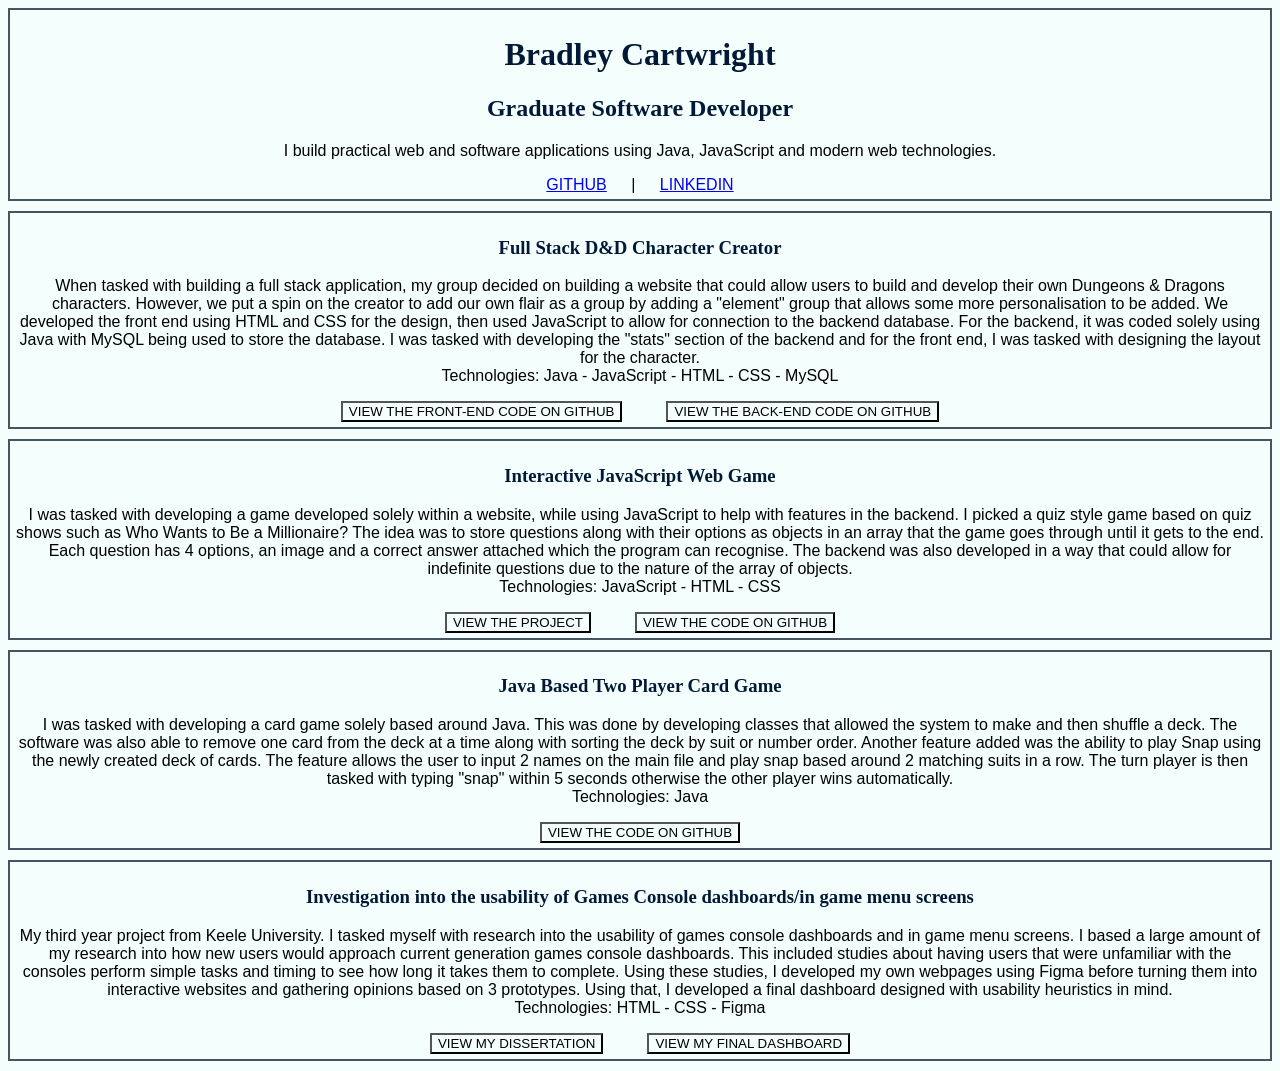
<file: index.html>
<!doctype html>
<html lang="en">
    <head>
        <meta charset="UTF-8" />
        <meta name="viewport" content="width=device-width, initial-scale=1.0" />
        <title>Bradley Cartwright</title>
        <link rel="stylesheet" href="styles.css" />
    </head>
    <body>
        <div class="opening">
            <h1>Bradley Cartwright</h1>
            <h2>Graduate Software Developer</h2>
            <p>
                I build practical web and software applications using Java,
                JavaScript and modern web technologies.
            </p>

            <section class="links">
                <a href="https://github.com/TheMightyBrebble">GITHUB</a> |
                <a
                    href="https://www.linkedin.com/in/bradley-cartwright-8988bb33a/"
                    >LINKEDIN</a
                >
            </section>
        </div>

        <div class="group-project">
            <h3>Full Stack D&D Character Creator</h3>
            <section>
                <p>
                    When tasked with building a full stack application, my group
                    decided on building a website that could allow users to
                    build and develop their own Dungeons & Dragons characters.
                    However, we put a spin on the creator to add our own flair
                    as a group by adding a "element" group that allows some more
                    personalisation to be added. We developed the front end
                    using HTML and CSS for the design, then used JavaScript to
                    allow for connection to the backend database. For the
                    backend, it was coded solely using Java with MySQL being
                    used to store the database. I was tasked with developing the
                    "stats" section of the backend and for the front end, I was
                    tasked with designing the layout for the character.
                    <br />
                    Technologies: Java - JavaScript - HTML - CSS - MySQL
                </p>
            </section>
            <a href="https://github.com/ASham-02/FrontEnd-Group-Project"
                ><button class="viewButton">
                    VIEW THE FRONT-END CODE ON GITHUB
                </button></a
            >
            <a href="https://github.com/ASham-02/DnD-Group-Project"
                ><button class="viewButton">
                    VIEW THE BACK-END CODE ON GITHUB
                </button></a
            >
        </div>
        <div class="project-gameWebsite">
            <h3>Interactive JavaScript Web Game</h3>
            <section>
                <p>
                    I was tasked with developing a game developed solely within
                    a website, while using JavaScript to help with features in
                    the backend. I picked a quiz style game based on quiz shows
                    such as Who Wants to Be a Millionaire? The idea was to store
                    questions along with their options as objects in an array
                    that the game goes through until it gets to the end. Each
                    question has 4 options, an image and a correct answer
                    attached which the program can recognise. The backend was
                    also developed in a way that could allow for indefinite
                    questions due to the nature of the array of objects.
                    <br />
                    Technologies: JavaScript - HTML - CSS
                </p>
            </section>
            <a href="https://themightybrebble.github.io/BrebbleGame.github.io/"
                ><button class="viewButton">VIEW THE PROJECT</button></a
            >
            <a href="https://github.com/TheMightyBrebble/BrebbleGame.github.io"
                ><button class="viewButton">VIEW THE CODE ON GITHUB</button></a
            >
        </div>
        <div class="project-cardGame">
            <h3>Java Based Two Player Card Game</h3>
            <section>
                <p>
                    I was tasked with developing a card game solely based around
                    Java. This was done by developing classes that allowed the
                    system to make and then shuffle a deck. The software was
                    also able to remove one card from the deck at a time along
                    with sorting the deck by suit or number order. Another
                    feature added was the ability to play Snap using the newly
                    created deck of cards. The feature allows the user to input
                    2 names on the main file and play snap based around 2
                    matching suits in a row. The turn player is then tasked with
                    typing "snap" within 5 seconds otherwise the other player
                    wins automatically.
                    <br />
                    Technologies: Java
                </p>
            </section>
            <a href="https://github.com/TheMightyBrebble/BrebbleSnapGame"
                ><button class="viewButton">VIEW THE CODE ON GITHUB</button></a
            >
        </div>
        <div class="project-3rdYear">
            <h3>
                Investigation into the usability of Games Console dashboards/in
                game menu screens
            </h3>
            <section>
                <p>
                    My third year project from Keele University. I tasked myself
                    with research into the usability of games console dashboards
                    and in game menu screens. I based a large amount of my
                    research into how new users would approach current
                    generation games console dashboards. This included studies
                    about having users that were unfamiliar with the consoles
                    perform simple tasks and timing to see how long it takes
                    them to complete. Using these studies, I developed my own
                    webpages using Figma before turning them into interactive
                    websites and gathering opinions based on 3 prototypes. Using
                    that, I developed a final dashboard designed with usability
                    heuristics in mind.
                    <br />
                    Technologies: HTML - CSS - Figma
                </p>
            </section>
            <a href="Third Year Project Dissertation.pdf"
                ><button class="viewButton">VIEW MY DISSERTATION</button></a
            >
            <a href="Final Dashboard for Third Year\Main Page\index.html"
                ><button class="viewButton">VIEW MY FINAL DASHBOARD</button></a
            >
        </div>
    </body>
</html>
</file>
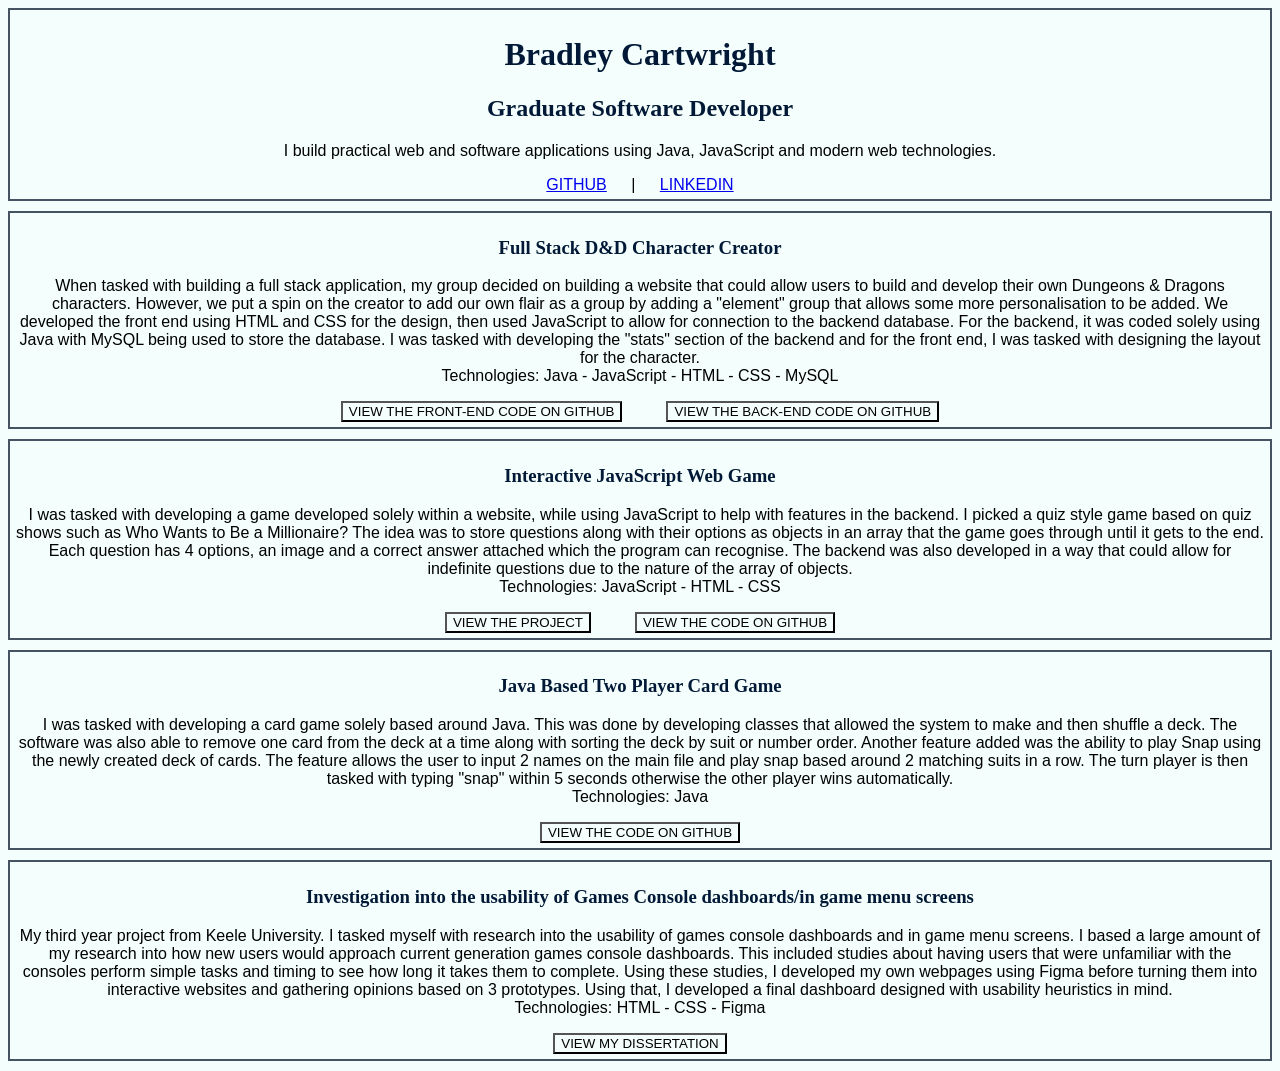
<file: docs/index.html>
<!doctype html>
<html lang="en">
    <head>
        <meta charset="UTF-8" />
        <meta name="viewport" content="width=device-width, initial-scale=1.0" />
        <title>Bradley Cartwright</title>
        <link rel="stylesheet" href="styles.css" />
    </head>
    <body>
        <div class="opening">
            <h1>Bradley Cartwright</h1>
            <h2>Graduate Software Developer</h2>
            <p>
                I build practical web and software applications using Java,
                JavaScript and modern web technologies.
            </p>

            <section class="links">
                <a href="https://github.com/TheMightyBrebble">GITHUB</a> |
                <a
                    href="https://www.linkedin.com/in/bradley-cartwright-8988bb33a/"
                    >LINKEDIN</a
                >
            </section>
        </div>

        <div class="group-project">
            <h3>Full Stack D&D Character Creator</h3>
            <section>
                <p>
                    When tasked with building a full stack application, my group
                    decided on building a website that could allow users to
                    build and develop their own Dungeons & Dragons characters.
                    However, we put a spin on the creator to add our own flair
                    as a group by adding a "element" group that allows some more
                    personalisation to be added. We developed the front end
                    using HTML and CSS for the design, then used JavaScript to
                    allow for connection to the backend database. For the
                    backend, it was coded solely using Java with MySQL being
                    used to store the database. I was tasked with developing the
                    "stats" section of the backend and for the front end, I was
                    tasked with designing the layout for the character.
                    <br />
                    Technologies: Java - JavaScript - HTML - CSS - MySQL
                </p>
            </section>
            <a href="https://github.com/ASham-02/FrontEnd-Group-Project"
                ><button class="viewButton">
                    VIEW THE FRONT-END CODE ON GITHUB
                </button></a
            >
            <a href="https://github.com/ASham-02/DnD-Group-Project"
                ><button class="viewButton">
                    VIEW THE BACK-END CODE ON GITHUB
                </button></a
            >
        </div>
        <div class="project-gameWebsite">
            <h3>Interactive JavaScript Web Game</h3>
            <section>
                <p>
                    I was tasked with developing a game developed solely within
                    a website, while using JavaScript to help with features in
                    the backend. I picked a quiz style game based on quiz shows
                    such as Who Wants to Be a Millionaire? The idea was to store
                    questions along with their options as objects in an array
                    that the game goes through until it gets to the end. Each
                    question has 4 options, an image and a correct answer
                    attached which the program can recognise. The backend was
                    also developed in a way that could allow for indefinite
                    questions due to the nature of the array of objects.
                    <br />
                    Technologies: JavaScript - HTML - CSS
                </p>
            </section>
            <a href="https://themightybrebble.github.io/BrebbleGame.github.io/"
                ><button class="viewButton">VIEW THE PROJECT</button></a
            >
            <a href="https://github.com/TheMightyBrebble/BrebbleGame.github.io"
                ><button class="viewButton">VIEW THE CODE ON GITHUB</button></a
            >
        </div>
        <div class="project-cardGame">
            <h3>Java Based Two Player Card Game</h3>
            <section>
                <p>
                    I was tasked with developing a card game solely based around
                    Java. This was done by developing classes that allowed the
                    system to make and then shuffle a deck. The software was
                    also able to remove one card from the deck at a time along
                    with sorting the deck by suit or number order. Another
                    feature added was the ability to play Snap using the newly
                    created deck of cards. The feature allows the user to input
                    2 names on the main file and play snap based around 2
                    matching suits in a row. The turn player is then tasked with
                    typing "snap" within 5 seconds otherwise the other player
                    wins automatically.
                    <br />
                    Technologies: Java
                </p>
            </section>
            <a href="https://github.com/TheMightyBrebble/BrebbleSnapGame"
                ><button class="viewButton">VIEW THE CODE ON GITHUB</button></a
            >
        </div>
        <div class="project-3rdYear">
            <h3>
                Investigation into the usability of Games Console dashboards/in
                game menu screens
            </h3>
            <section>
                <p>
                    My third year project from Keele University. I tasked myself
                    with research into the usability of games console dashboards
                    and in game menu screens. I based a large amount of my
                    research into how new users would approach current
                    generation games console dashboards. This included studies
                    about having users that were unfamiliar with the consoles
                    perform simple tasks and timing to see how long it takes
                    them to complete. Using these studies, I developed my own
                    webpages using Figma before turning them into interactive
                    websites and gathering opinions based on 3 prototypes. Using
                    that, I developed a final dashboard designed with usability
                    heuristics in mind.
                    <br />
                    Technologies: HTML - CSS - Figma
                </p>
            </section>
            <a href="Third Year Project Dissertation.pdf"
                ><button class="viewButton">VIEW MY DISSERTATION</button></a
            >
        </div>
    </body>
</html>
</file>
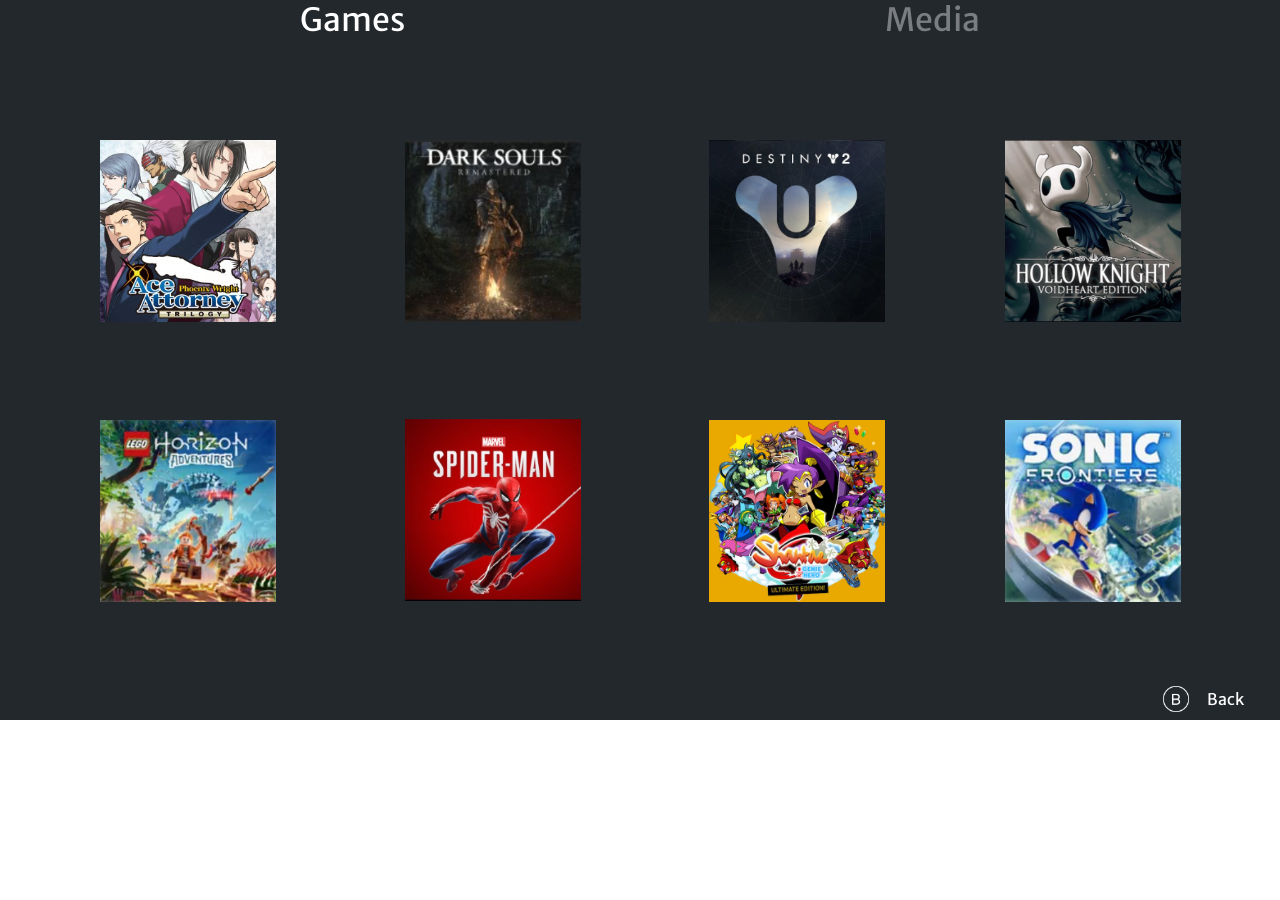
<file: Final Dashboard for Third Year/GamesLibrary/index.html>
<!DOCTYPE html>
<html>
    <head>
        <link href="https://fonts.googleapis.com/css?family=Merriweather+Sans&display=swap" rel="stylesheet" />
        <link href="./css/main.css" rel="stylesheet" />
        <title>Games Library</title>
    </head>
    <body>
        <div class="MainBody">

            <div class="SonicImage"></div>
            <div class="SonicHover">
                <span class="SonicText">Sonic</span>
                <div class="SonicBorder"></div>
            </div>

            
            <div class="ShantaeImage"></div>
            <div class="ShantaeHover">
                <span class="ShantaeText">Shantae</span>
                <div class="ShantaeBorder"></div>
            </div>

            
            <div class="SpiderImage"></div>
            <div class="SpiderHover">
                <span class="SpiderText">Marvel Spider-Man</span>
                <div class="SpiderBorder"></div>
            </div>

            
            <div class="HorizonImage"></div>
            <div class="HorizonHover">
                <span class="HorizonText">Horizon</span>
                <div class="HorizonBorder"></div>
            </div>

            
            <div class="HollowImage"></div>
            <div class="HollowHover">
                <span class="HollowText">Hollow Knight</span>
                <div class="HollowBorder"></div>
            </div>

            
            <div class="DestinyImage"></div>
            <div class="DestinyHover">
                <span class="DestinyText">Destiny 2</span>
                <div class="DestinyBorder"></div>
            </div>

            
            <div class="DSImage"></div>
            <div class="DSHover">
                <span class="DSText">Dark Souls</span>
                <div class="DSBorder"></div>
            </div>

            
            <div class="AAImage"></div>
            <div class="AAHover">
                <span class="AAText">Ace Attorney</span>
                <div class="AABorder"></div>
            </div>
            
            <span class="MediaText">Media</span>
            <div class="MediaHover">
                <a href="../MediaLibrary/index.html" class="MediaBorder"></a>
            </div>

            <span class="GamesText">Games</span>

            <span class="BackText">Back</span>
            <div class="BackImage"></div>
            <div class="BackHover">
                <a href="../Main Page/index.html" class="BackBorder"></a>
            </div>


        </div>
    </body>
</html>
</file>
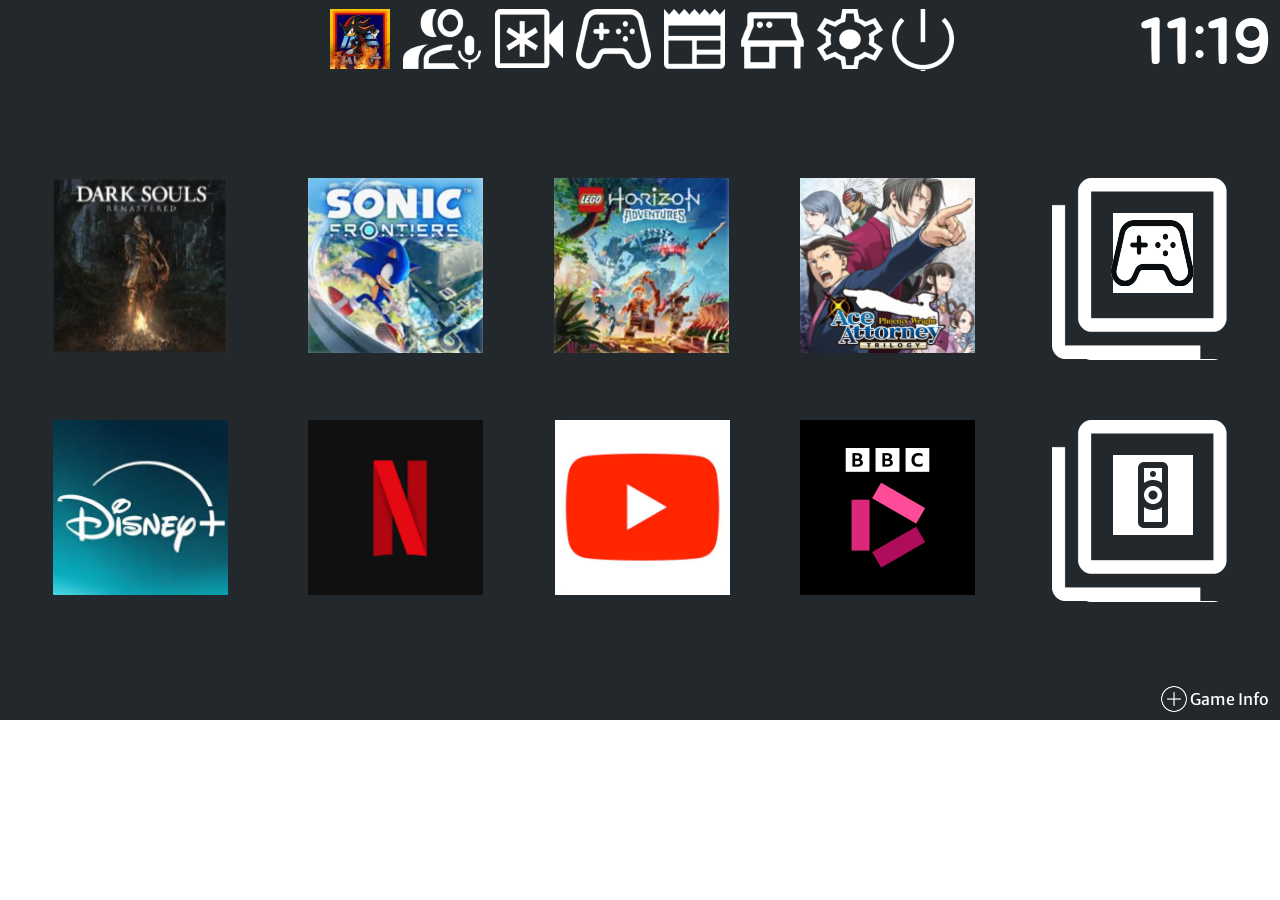
<file: Final Dashboard for Third Year/Main Page/index.html>
<!DOCTYPE html>
<html>
    <head>
        <link href="https://fonts.googleapis.com/css?family=Merriweather+Sans&display=swap" rel="stylesheet" />
        <link href="https://fonts.googleapis.com/css?family=Jua&display=swap" rel="stylesheet" /><link href="./css/main.css" rel="stylesheet" />
        <title>Final Dashboard</title>
    </head>
    <body>
        <div class="MainBody">
            
                <div class="MediaLibraryBody">
                    <div class="MediaBackground"></div>
                    <div class="MediaColour"></div>
                    <div class="MediaRemote"></div>
                </div>
                <a href="../MediaLibrary/index.html" class="MediaHover">
                    <span class="MediaText">Media Library</span>
                    <div class="MediaBorder"></div>
                </a>

            <div class="BBCImage"></div>
            <div class="BBCHover">
                <span class="BBCText">BBC iPlayer</span>
                <div class="BBCBorder"></div>
            </div>
            
            <div class="YTImage"></div>
            <div class="YTHover">
                <span class="YTText">YouTube</span>
                <div class="YTBorder"></div>
            </div>
            
            <div class="NetflixImage"></div>
            <div class="NetflixHover">
                <span class="NetflixText">Netflix</span>
                <div class="NetflixBorder"></div>
            </div>
            
            <div class="DisneyImage"></div>
            <div class="DisneyHover">
                <span class="DisneyText">Disney+</span>
                <div class="DisneyBorder"></div>
            </div>


            <div class="GameLibraryBody">
                <div class="GameBackground"></div>
                <div class="GameColour"></div>
                <div class="GameController"></div>
            </div>

            <a href="../GamesLibrary/index.html" class="GameHover">
                <span class="GameText">Game Library</span>
                <div class="GameBorder"></div>
            </a>

            <div class="AAImage"></div>
            <div class="AAHover">
                <span class="AAText">Ace Attorney</span>
                <div class="AABorder"></div>
            </div>

            <div class="HorizonImage"></div>
            <div class="HorizonHover">
                <span class="HorizonText">Horizon</span>
                <div class="HorizonBorder"></div>
            </div>
            
            <div class="SonicImage"></div>
            <div class="SonicHover">
                <span class="SonicText">Sonic</span>
                <div class="SonicBorder"></div>
            </div>
            
            <div class="DSImage"></div>
            <div class="DSHover">
                <span class="DSText">Dark Souls</span>
                <div class="DSBorder"></div>
            </div>
            
            <div class="PowerImage"></div>
            <div class="PowerHover">
                <span class="PowerText">Power</span>
                <div class="PowerBorder"></div>
            </div>

            <div class="SettingsImage"></div>
            <div class="SettingsHover">
                <span class="SettingsText">Settings</span>
                <div class="SettingsBorder"></div>
            </div>

            <div class="StoreImage"></div>
            <div class="StoreHover">
                <span class="StoreText">Store</span>
                <div class="StoreBorder"></div>
            </div>

            <div class="NewsImage"></div>           
            <div class="NewsHover">
                <span class="NewsText">News</span>
                <div class="NewsBorder"></div>
            </div>

            <div class="AccessoriesImage"></div>
            <div class="AccessoriesHover">
                <span class="AccessoriesText">Accessories</span>
                <div class="AccessoriesBorder"></div>
            </div>

            <div class="VideosImage"></div>        
            <div class="VideoHover">
                <span class="VideosText">Videos</span>
                <div class="VideoBorder"></div>
            </div>

            <div class="FriendImage"></div>
            <div class="FriendHover">
                <span class="FriendText">Friends</span>
                <div class="FriendBorder"></div>
            </div>

            <div class="ProfileImage"></div>
            <div class="ProfileHover">
                <span class="ProfileText">Profile</span>
                <div class="ProfileBorder"></div>
            </div>

            <span class="PlusText">Game Info</span>
            <div class="PlusButton"></div>


            <span class="Time">11:19</span>
        </div>
    </body>
</html>
</file>
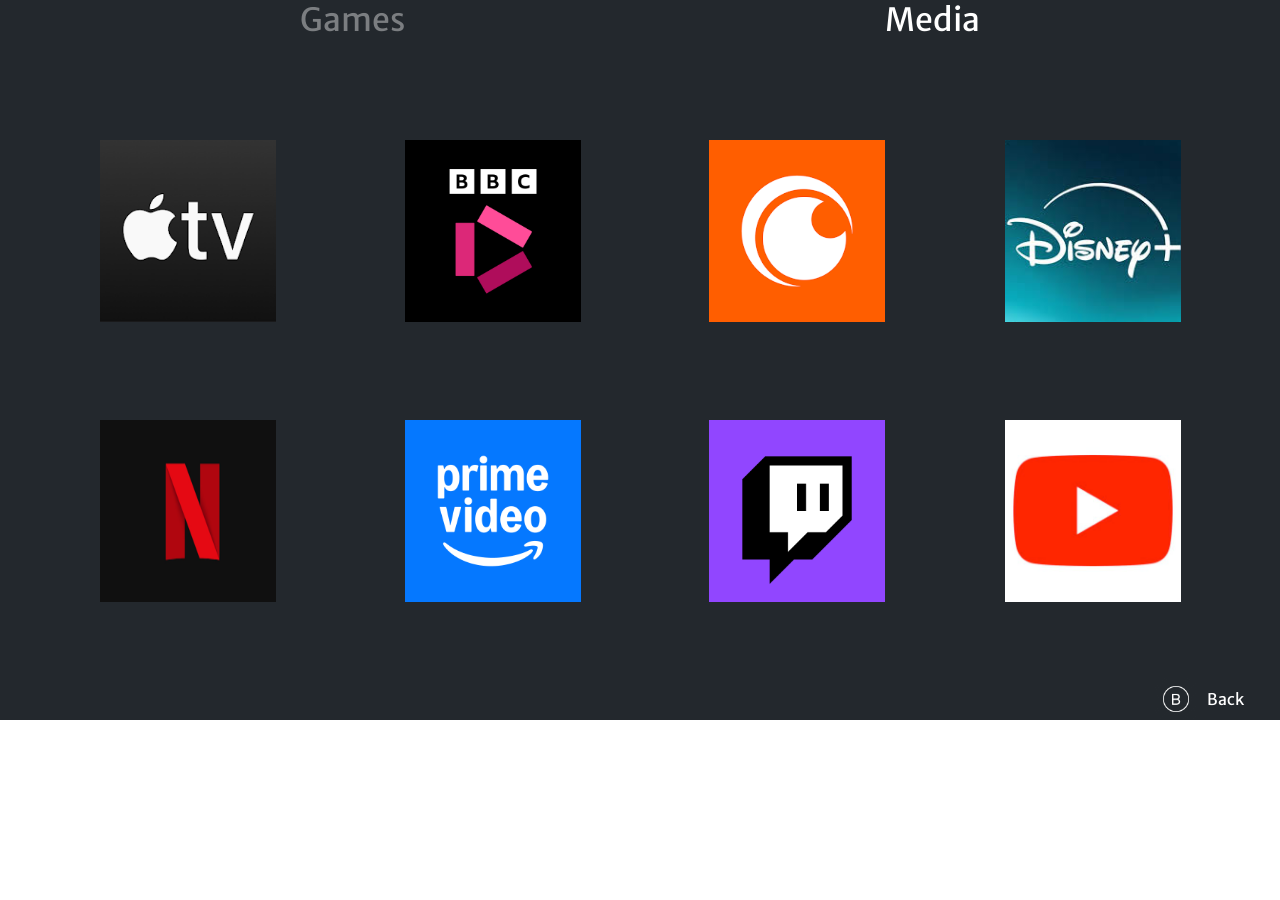
<file: Final Dashboard for Third Year/MediaLibrary/index.html>
<!DOCTYPE html>
<html>
    <head>
        <link href="https://fonts.googleapis.com/css?family=Merriweather+Sans&display=swap" rel="stylesheet" />
        <link href="./css/main.css" rel="stylesheet" />
        <title>Media Library</title>
    </head>
<body>
    <div class="MainBody">

        <div class="YTImage"></div>
        <div class="YTHover">
            <span class="YTText">YouTube</span>
            <div class="YTBorder"></div>
        </div>

        <div class="TwitchImage"></div>
        <div class="TwitchHover">
            <span class="TwitchText">Twitch</span>
            <div class="TwitchBorder"></div>
        </div>

        
        <div class="PrimeImage"></div>
        <div class="PrimeHover">
            <span class="PrimeText">Prime Video</span>
            <div class="PrimeBorder"></div>
        </div>

        
        <div class="NetflixImage"></div>
        <div class="NetflixHover">
            <span class="NetflixText">Netflix</span>
            <div class="NetflixBorder"></div>
        </div>

        
        <div class="DisneyImage"></div>
        <div class="DisneyHover">
            <span class="DisneyText">Disney+</span>
            <div class="DisneyBorder"></div>
        </div>

        
        <div class="CrunchyrollImage"></div>
        <div class="CrunchyrollHover">
            <span class="CrunchyrollText">Crunchyroll</span>
            <div class="CrunchyrollBorder"></div>
        </div>

        
        <div class="BBCImage"></div>
        <div class="BBCHover">
            <span class="BBCText">BBC iPlayer</span>
            <div class="BBCBorder"></div>
        </div>

        
        <div class="AppleImage"></div>
        <div class="AppleHover">
            <span class="AppleText">Apple TV</span>
            <div class="AppleBorder"></div>
        </div>

        <span class="MediaText">Media</span>

        <span class="GamesText">Games</span>
        <div class="GamesHover">
            <a href="../GamesLibrary/index.html" class="GamesBorder"></a>
        </div>

        <span class="BackText">Back</span>
        <div class="BackImage"></div>

        <div class="BackHover">
            <a href="../Main Page/index.html" class="BackBorder"></a>
        </div>
    </div>

    
</body>
</html>
</file>
<file: styles.css>
* {
    background-color: #f4fffd;
    text-align: center;
    
}
div{
    padding: 5px;
    margin-bottom: 10px;
}

h1,
h2,
h3 {
    color: #011936;
    font-family: Georgia, 'Times New Roman', Times, serif;
}
p,section {
    font-family: 'Trebuchet MS', 'Lucida Sans Unicode', 'Lucida Grande', 'Lucida Sans', Arial, sans-serif;
}
button {
    margin: 0px 20px;
}
.links {
    word-spacing: 20px;
}

.opening {
    border: 2px solid #465362;
}
.group-project {
    border: 2px solid #465362;
    text-align: center;
}

.project-gameWebsite {
    border: 2px solid #465362;
}

.project-cardGame {
    border: 2px solid #465362;
}

.project-3rdYear {
    border: 2px solid #465362;
}
</file>
<file: docs/styles.css>
* {
    background-color: #f4fffd;
    text-align: center;
    
}
div{
    padding: 5px;
    margin-bottom: 10px;
}

h1,
h2,
h3 {
    color: #011936;
    font-family: Georgia, 'Times New Roman', Times, serif;
}
p,section {
    font-family: 'Trebuchet MS', 'Lucida Sans Unicode', 'Lucida Grande', 'Lucida Sans', Arial, sans-serif;
}
button {
    margin: 0px 20px;
}
.links {
    word-spacing: 20px;
}

.opening {
    border: 2px solid #465362;
}
.group-project {
    border: 2px solid #465362;
    text-align: center;
}

.project-gameWebsite {
    border: 2px solid #465362;
}

.project-cardGame {
    border: 2px solid #465362;
}

.project-3rdYear {
    border: 2px solid #465362;
}
</file>
<file: Final Dashboard for Third Year/GamesLibrary/css/main.css>
* {
  box-sizing: border-box;
}
body {
  font-size: 14px;
}
.MainBody {
  width: 100%;
  height: 720px;
  background: rgba(35,40,45,1);
  opacity: 1;
  position: absolute;
  top: 0px;
  left: 0px;
  overflow: hidden;
}
.SonicText {
  width: 62px;
  color: rgba(255,255,255,1);
  position: absolute;
  top: 610px;
  left: 1062px;
  font-family: Merriweather Sans;
  font-weight: Regular;
  font-size: 24px;
  opacity: 1;
  text-align: left;
}
.SonicImage {
  width: 176px;
  height: 182px;
  background: url("../images/v13_48.png");
  background-repeat: no-repeat;
  background-position: center center;
  background-size: cover;
  opacity: 1;
  position: absolute;
  top: 420px;
  left: 1005px;
  overflow: hidden;
}
.SonicBorder{
  width: 176px;
  height: 182px;
  background-repeat: no-repeat;
  background-position: center center;
  background-size: cover;
  opacity: 1;
  border: 5px solid rgb(255, 255, 255);
  position: absolute;
  top: 420px;
  left: 1005px;
  overflow: hidden;
}
.SonicHover{
  opacity: 0;
}
.SonicHover:hover{
  opacity: 1;
}
.ShantaeText {
  width: 94px;
  color: rgba(255,255,255,1);
  position: absolute;
  top: 610px;
  left: 750px;
  font-family: Merriweather Sans;
  font-weight: Regular;
  font-size: 24px;
  opacity: 1;
  text-align: left;
}
.ShantaeImage {
  width: 176px;
  height: 182px;
  background: url("../images/v13_68.png");
  background-repeat: no-repeat;
  background-position: center center;
  background-size: cover;
  opacity: 1;
  position: absolute;
  top: 420px;
  left: 709px;
  overflow: hidden;
}
.ShantaeBorder{
  width: 176px;
  height: 182px;
  background-repeat: no-repeat;
  background-position: center center;
  background-size: cover;
  opacity: 1;
  border: 5px solid rgb(255, 255, 255);
  position: absolute;
  top: 420px;
  left: 709px;
  overflow: hidden;
}
.ShantaeHover{
  opacity: 0;
}
.ShantaeHover:hover{
  opacity: 1;
}
.SpiderText {
  width: 148px;
  color: rgba(255,255,255,1);
  position: absolute;
  top: 614px;
  left: 419px;
  font-family: Merriweather Sans;
  font-weight: Regular;
  font-size: 16px;
  opacity: 1;
  text-align: left;
}
.SpiderImage {
  width: 176px;
  height: 182px;
  background: url("../images/v13_53.png");
  background-repeat: no-repeat;
  background-position: center center;
  background-size: cover;
  opacity: 1;
  position: absolute;
  top: 419px;
  left: 405px;
  overflow: hidden;
}
.SpiderBorder{
  width: 176px;
  height: 182px;
  background-repeat: no-repeat;
  background-position: center center;
  background-size: cover;
  opacity: 1;
  border: 5px solid rgb(255, 255, 255);
  position: absolute;
  top: 419px;
  left: 405px;
  overflow: hidden;
}
.SpiderHover{
  opacity: 0;
}
.SpiderHover:hover{
  opacity: 1;
}
.HorizonText {
  width: 91px;
  color: rgba(255,255,255,1);
  position: absolute;
  top: 610px;
  left: 142px;
  font-family: Merriweather Sans;
  font-weight: Regular;
  font-size: 24px;
  opacity: 1;
  text-align: left;
}
.HorizonImage {
  width: 176px;
  height: 182px;
  background: url("../images/v13_46.png");
  background-repeat: no-repeat;
  background-position: center center;
  background-size: cover;
  opacity: 1;
  position: absolute;
  top: 420px;
  left: 100px;
  overflow: hidden;
}
.HorizonBorder{
  width: 176px;
  height: 182px;
  background-repeat: no-repeat;
  background-position: center center;
  background-size: cover;
  opacity: 1;
  border: 5px solid rgb(255, 255, 255);
  position: absolute;
  top: 420px;
  left: 100px;
  overflow: hidden;
}
.HorizonHover{
  opacity: 0;
}
.HorizonHover:hover{
  opacity: 1;
}
.HollowText {
  width: 163px;
  color: rgba(255,255,255,1);
  position: absolute;
  top: 330px;
  left: 1011px;
  font-family: Merriweather Sans;
  font-weight: Regular;
  font-size: 24px;
  opacity: 1;
  text-align: left;
}
.HollowImage {
  width: 176px;
  height: 182px;
  background: url("../images/v13_58.png");
  background-repeat: no-repeat;
  background-position: center center;
  background-size: cover;
  opacity: 1;
  position: absolute;
  top: 140px;
  left: 1005px;
  overflow: hidden;
}
.HollowBorder{
  width: 176px;
  height: 182px;
  background-repeat: no-repeat;
  background-position: center center;
  background-size: cover;
  opacity: 1;
  border: 5px solid rgb(255, 255, 255);
  position: absolute;
  top: 140px;
  left: 1005px;
  overflow: hidden;
}
.HollowHover{
  opacity: 0;
}
.HollowHover:hover{
  opacity: 1;
}
.DestinyText {
  width: 107px;
  color: rgba(255,255,255,1);
  position: absolute;
  top: 330px;
  left: 743px;
  font-family: Merriweather Sans;
  font-weight: Regular;
  font-size: 24px;
  opacity: 1;
  text-align: left;
}
.DestinyImage {
  width: 176px;
  height: 182px;
  background: url("../images/v13_63.png");
  background-repeat: no-repeat;
  background-position: center center;
  background-size: cover;
  opacity: 1;
  position: absolute;
  top: 140px;
  left: 709px;
  overflow: hidden;
}
.DestinyBorder{
  width: 176px;
  height: 182px;
  background-repeat: no-repeat;
  background-position: center center;
  background-size: cover;
  opacity: 1;
  border: 5px solid rgb(255, 255, 255);
  position: absolute;
  top: 140px;
  left: 709px;
  overflow: hidden;
}
.DestinyHover{
  opacity: 0;
}
.DestinyHover:hover{
  opacity: 1;
}
.DSText {
  width: 121px;
  color: rgba(255,255,255,1);
  position: absolute;
  top: 330px;
  left: 432px;
  font-family: Merriweather Sans;
  font-weight: Regular;
  font-size: 24px;
  opacity: 1;
  text-align: left;
}
.DSImage {
  width: 176px;
  height: 182px;
  background: url("../images/v13_50.png");
  background-repeat: no-repeat;
  background-position: center center;
  background-size: cover;
  opacity: 1;
  position: absolute;
  top: 140px;
  left: 405px;
  overflow: hidden;
}
.DSBorder{
  width: 176px;
  height: 182px;
  background-repeat: no-repeat;
  background-position: center center;
  background-size: cover;
  opacity: 1;
  border: 5px solid rgb(255, 255, 255);
  position: absolute;
  top: 140px;
  left: 405px;
  overflow: hidden;
}
.DSHover{
  opacity: 0;
}
.DSHover:hover{
  opacity: 1;
}
.AAText {
  width: 149px;
  color: rgba(255,255,255,1);
  position: absolute;
  top: 326px;
  left: 113px;
  font-family: Merriweather Sans;
  font-weight: Regular;
  font-size: 24px;
  opacity: 1;
  text-align: left;
}
.AAImage {
  width: 176px;
  height: 182px;
  background: url("../images/v13_44.png");
  background-repeat: no-repeat;
  background-position: center center;
  background-size: cover;
  opacity: 1;
  position: absolute;
  top: 140px;
  left: 100px;
  overflow: hidden;
}
.AABorder{
  width: 176px;
  height: 182px;
  background-repeat: no-repeat;
  background-position: center center;
  background-size: cover;
  opacity: 1;
  border: 5px solid rgb(255, 255, 255);
  position: absolute;
  top: 140px;
  left: 100px;
  overflow: hidden;
}
.AAHover{
  opacity: 0;
}
.AAHover:hover{
  opacity: 1;
}
.BackText {
  width: 37px;
  color: rgba(255,255,255,1);
  position: absolute;
  top: 689px;
  left: 1207px;
  font-family: Merriweather Sans;
  font-weight: Regular;
  font-size: 16px;
  opacity: 1;
  text-align: left;
}
.BackImage {
  width: 42px;
  height: 42px;
  background: url("../images/v17_3.png");
  background-repeat: no-repeat;
  background-position: center center;
  background-size: cover;
  opacity: 1;
  position: absolute;
  top: 678px;
  left: 1155px;
  overflow: hidden;
}

.BackBorder{
  width: 90px;
  height: 40px;
  background-repeat: no-repeat;
  background-position: center center;
  background-size: cover;
  opacity: 1;
  border: 3px solid rgb(255, 255, 255);
  position: absolute;
  top: 678px;
  left: 1160px;
  overflow: hidden;
}
.BackHover{
  opacity: 0;
}
.BackHover:hover{
  opacity: 1;
}
.MediaText {
  width: 95px;
  color: rgba(255,255,255,1);
  position: absolute;
  top: 0px;
  left: 885px;
  font-family: Merriweather Sans;
  font-weight: Regular;
  font-size: 32px;
  opacity: 0.4000000059604645;
  text-align: left;
}
.MediaBorder{
  width: 95px;
  height: 40px;
  background-repeat: no-repeat;
  background-position: center center;
  background-size: cover;
  opacity: 1;
  border: 3px solid rgb(255, 255, 255);
  position: absolute;
  top: 0px;
  left: 885px;
  overflow: hidden;
}
.MediaHover{
  opacity: 0;
}
.MediaHover:hover{
  opacity: 1;
}
.GamesText {
  width: 105px;
  color: rgba(255,255,255,1);
  position: absolute;
  top: 0px;
  left: 300px;
  font-family: Merriweather Sans;
  font-weight: Regular;
  font-size: 32px;
  opacity: 1;
  text-align: left;
}
</file>
<file: Final Dashboard for Third Year/Main Page/css/main.css>
* {
  box-sizing: border-box;
}
body {
  font-size: 14px;
}
.MainBody {
  width: 100%;
  height: 720px;
  background: rgba(35,40,45,1);
  opacity: 1;
  position: absolute;
  top: 0px;
  left: 0px;
  overflow: hidden;
}
.MediaText {
  width: 156px;
  color: rgba(255,255,255,1);
  position: absolute;
  top: 610px;
  left: 1062px;
  font-family: Merriweather Sans;
  font-weight: Regular;
  font-size: 24px;
  opacity: 1;
  text-align: left;
}
.MediaLibraryBody {
  width: 175px;
  height: 182px;
  background-repeat: no-repeat;
  background-position: center center;
  background-size: cover;
  opacity: 1;
  position: absolute;
  top: 420px;
  left: 1052px;
  overflow: hidden;
}
.MediaBackground {
  width: 175px;
  height: 182px;
  background: url("../images/v1_6.png");
  opacity: 1;
  position: absolute;
  top: 0px;
  left: 0px;
}
.MediaColour {
  width: 80px;
  height: 80px;
  background: url("../images/v1_7.png");
  background-repeat: no-repeat;
  background-position: center center;
  background-size: cover;
  opacity: 1;
  position: absolute;
  top: 35px;
  left: 61px;
  overflow: hidden;
}
.MediaRemote {
  width: 30px;
  height: 66px;
  background: url("../images/v1_8.png");
  opacity: 1;
  position: absolute;
  top: 42px;
  left: 86px;
}
.MediaBorder{
  width: 175px;
  height: 182px;
  background-repeat: no-repeat;
  background-position: center center;
  background-size: cover;
  opacity: 1;
  border: 5px solid rgb(255, 255, 255);
  position: absolute;
  top: 420px;
  left: 1052px;
  overflow: hidden;
}
.MediaHover{
  opacity: 0;
}
.MediaHover:hover{
  opacity: 1;
}
.BBCText {
  width: 130px;
  color: rgba(255,255,255,1);
  position: absolute;
  top: 610px;
  left: 823px;
  font-family: Merriweather Sans;
  font-weight: Regular;
  font-size: 24px;
  opacity: 1;
  text-align: left;
}

.BBCImage {
  width: 175px;
  height: 175px;
  background: url("../images/v1_9.png");
  background-repeat: no-repeat;
  background-position: center center;
  background-size: cover;
  opacity: 1;
  position: absolute;
  top: 420px;
  left: 800px;
  overflow: hidden;
}
.BBCBorder{
  width: 175px;
  height: 175px;
  background-repeat: no-repeat;
  background-position: center center;
  background-size: cover;
  opacity: 1;
  border: 5px solid rgb(255, 255, 255);
  position: absolute;
  top: 420px;
  left: 800px;
  overflow: hidden;
}
.BBCHover{
  opacity: 0;
}
.BBCHover:hover{
  opacity: 1;
}

.YTText {
  width: 99px;
  color: rgba(255,255,255,1);
  position: absolute;
  top: 610px;
  left: 593px;
  font-family: Merriweather Sans;
  font-weight: Regular;
  font-size: 24px;
  opacity: 1;
  text-align: left;
}
.YTImage {
  width: 175px;
  height: 175px;
  background: url("../images/v1_10.png");
  background-repeat: no-repeat;
  background-position: center center;
  background-size: cover;
  opacity: 1;
  position: absolute;
  top: 420px;
  left: 555px;
  overflow: hidden;
}
.YTBorder{
  width: 175px;
  height: 175px;
  background-repeat: no-repeat;
  background-position: center center;
  background-size: cover;
  opacity: 1;
  border: 5px solid rgb(0, 0, 0);
  position: absolute;
  top: 420px;
  left: 555px;
  overflow: hidden;
}
.YTHover{
  opacity: 0;
}
.YTHover:hover{
  opacity: 1;
}


.NetflixText {
  width: 79px;
  color: rgba(255,255,255,1);
  position: absolute;
  top: 610px;
  left: 356px;
  font-family: Merriweather Sans;
  font-weight: Regular;
  font-size: 24px;
  opacity: 1;
  text-align: left;
}
.NetflixImage {
  width: 175px;
  height: 175px;
  background: url("../images/v1_11.png");
  background-repeat: no-repeat;
  background-position: center center;
  background-size: cover;
  opacity: 1;
  position: absolute;
  top: 420px;
  left: 308px;
  overflow: hidden;
}
.NetflixBorder{
  width: 175px;
  height: 175px;
  background-repeat: no-repeat;
  background-position: center center;
  background-size: cover;
  opacity: 1;
  border: 5px solid rgb(255, 255, 255);
  position: absolute;
  top: 420px;
  left: 308px;
  overflow: hidden;
}
.NetflixHover{
  opacity: 0;
}
.NetflixHover:hover{
  opacity: 1;
}
.DisneyText {
  width: 94px;
  color: rgba(255,255,255,1);
  position: absolute;
  top: 610px;
  left: 94px;
  font-family: Merriweather Sans;
  font-weight: Regular;
  font-size: 24px;
  opacity: 1;
  text-align: left;
}
.DisneyImage {
  width: 175px;
  height: 175px;
  background: url("../images/v1_12.png");
  background-repeat: no-repeat;
  background-position: center center;
  background-size: cover;
  opacity: 1;
  position: absolute;
  top: 420px;
  left: 53px;
  overflow: hidden;
}
.DisneyBorder{
  width: 175px;
  height: 175px;
  background-repeat: no-repeat;
  background-position: center center;
  background-size: cover;
  opacity: 1;
  border: 5px solid rgb(255, 255, 255);
  position: absolute;
  top: 420px;
  left: 53px;
  overflow: hidden;
}
.DisneyHover{
  opacity: 0;
}
.DisneyHover:hover{
  opacity: 1;
}
.GameText {
  width: 152px;
  color: rgba(255,255,255,1);
  position: absolute;
  top: 360px;
  left: 1064px;
  font-family: Merriweather Sans;
  font-weight: Regular;
  font-size: 24px;
  opacity: 1;
  text-align: left;
}
.GameLibraryBody {
  width: 175px;
  height: 182px;
  background-repeat: no-repeat;
  background-position: center center;
  background-size: cover;
  opacity: 1;
  position: absolute;
  top: 178px;
  left: 1052px;
  overflow: hidden;
}
.GameBackground {
  width: 175px;
  height: 182px;
  background: url("../images/v1_24.png");
  opacity: 1;
  position: absolute;
  top: 0px;
  left: 0px;
}
.GameColour {
  width: 80px;
  height: 80px;
  background: url("../images/v1_25.png");
  background-repeat: no-repeat;
  background-position: center center;
  background-size: cover;
  opacity: 1;
  position: absolute;
  top: 35px;
  left: 61px;
  overflow: hidden;
}
.GameController {
  width: 83px;
  height: 66px;
  background: url("../images/v1_26.png");
  opacity: 1;
  position: absolute;
  top: 42px;
  left: 59px;
}
.GameBorder{
  width: 175px;
  height: 182px;
  background-repeat: no-repeat;
  background-position: center center;
  background-size: cover;
  opacity: 1;
  border: 5px solid rgb(255, 255, 255);
  position: absolute;
  top: 178px;
  left: 1052px;
  overflow: hidden;
}
.GameHover{
  opacity: 0;
}
.GameHover:hover{
  opacity: 1;
}


.AAText {
  width: 149px;
  color: rgba(255,255,255,1);
  position: absolute;
  top: 360px;
  left: 813px;
  font-family: Merriweather Sans;
  font-weight: Regular;
  font-size: 24px;
  opacity: 1;
  text-align: left;
}
.AAImage {
  width: 175px;
  height: 175px;
  background: url("../images/v1_27.png");
  background-repeat: no-repeat;
  background-position: center center;
  background-size: cover;
  opacity: 1;
  position: absolute;
  top: 178px;
  left: 800px;
  overflow: hidden;
}
.AABorder{
  width: 175px;
  height: 175px;
  background-repeat: no-repeat;
  background-position: center center;
  background-size: cover;
  opacity: 1;
  border: 5px solid rgb(255, 255, 255);
  position: absolute;
  top: 178px;
  left: 800px;
  overflow: hidden;
}
.AAHover{
  opacity: 0;
}
.AAHover:hover{
  opacity: 1;
}
.HorizonText {
  width: 91px;
  color: rgba(255,255,255,1);
  position: absolute;
  top: 360px;
  left: 603px;
  font-family: Merriweather Sans;
  font-weight: Regular;
  font-size: 24px;
  opacity: 1;
  text-align: left;
}
.HorizonImage {
  width: 175px;
  height: 175px;
  background: url("../images/v1_28.png");
  background-repeat: no-repeat;
  background-position: center center;
  background-size: cover;
  opacity: 1;
  position: absolute;
  top: 178px;
  left: 554px;
  overflow: hidden;
}
.HorizonBorder{
  width: 175px;
  height: 175px;
  background-repeat: no-repeat;
  background-position: center center;
  background-size: cover;
  opacity: 1;
  border: 5px solid rgb(255, 255, 255);
  position: absolute;
  top: 178px;
  left: 554px;
  overflow: hidden;
}
.HorizonHover{
  opacity: 0;
}
.HorizonHover:hover{
  opacity: 1;
}
.SonicText {
  width: 62px;
  color: rgba(255,255,255,1);
  position: absolute;
  top: 360px;
  left: 365px;
  font-family: Merriweather Sans;
  font-weight: Regular;
  font-size: 24px;
  opacity: 1;
  text-align: left;
}
.SonicImage {
  width: 175px;
  height: 175px;
  background: url("../images/v1_29.png");
  background-repeat: no-repeat;
  background-position: center center;
  background-size: cover;
  opacity: 1;
  position: absolute;
  top: 178px;
  left: 308px;
  overflow: hidden;
}
.SonicBorder{
  width: 175px;
  height: 175px;
  background-repeat: no-repeat;
  background-position: center center;
  background-size: cover;
  opacity: 1;
  border: 5px solid rgb(255, 255, 255);
  position: absolute;
  top: 178px;
  left: 308px;
  overflow: hidden;
}
.SonicHover{
  opacity: 0;
}
.SonicHover:hover{
  opacity: 1;
}
.DSText {
  width: 121px;
  color: rgba(255,255,255,1);
  position: absolute;
  top: 360px;
  left: 83px;
  font-family: Merriweather Sans;
  font-weight: Regular;
  font-size: 24px;
  opacity: 1;
  text-align: left;
}
.DSImage {
  width: 175px;
  height: 175px;
  background: url("../images/v1_30.png");
  background-repeat: no-repeat;
  background-position: center center;
  background-size: cover;
  opacity: 1;
  position: absolute;
  top: 178px;
  left: 53px;
  overflow: hidden;
}
.DSBorder{
  width: 175px;
  height: 175px;
  background-repeat: no-repeat;
  background-position: center center;
  background-size: cover;
  opacity: 1;
  border: 5px solid rgb(255, 255, 255);
  position: absolute;
  top: 178px;
  left: 53px;
  overflow: hidden;
}
.DSHover{
  opacity: 0;
}
.DSHover:hover{
  opacity: 1;
}
.PowerText {
  width: 115px;
  color: rgba(255,255,255,1);
  position: absolute;
  top: 65px;
  left: 582px;
  font-family: Merriweather Sans;
  font-weight: Regular;
  font-size: 36px;
  opacity: 1;
  text-align: left;
}
.PowerImage {
  width: 62px;
  height: 62px;
  background: url("../images/v1_15.png");
  opacity: 1;
  position: absolute;
  top: 9px;
  left: 892px;
}
.PowerBorder{
  width: 62px;
  height: 62px;
  background-repeat: no-repeat;
  background-position: center center;
  background-size: cover;
  opacity: 1;
  border: 2px solid rgb(255, 255, 255);
  position: absolute;
  top: 9px;
  left: 892px;
  overflow: hidden;
}
.PowerHover{
  opacity: 0;
}
.PowerHover:hover{
  opacity: 1;
}
.SettingsText {
  width: 146px;
  color: rgba(255,255,255,1);
  position: absolute;
  top: 68px;
  left: 567px;
  font-family: Merriweather Sans;
  font-weight: Regular;
  font-size: 36px;
  opacity: 1;
  text-align: left;
}
.SettingsImage {
  width: 66px;
  height: 60px;
  background: url("../images/v1_16.png");
  opacity: 1;
  position: absolute;
  top: 9px;
  left: 817px;
}
.SettingsBorder{
  width: 66px;
  height: 60px;
  background-repeat: no-repeat;
  background-position: center center;
  background-size: cover;
  opacity: 1;
  border: 2px solid rgb(255, 255, 255);
  position: absolute;
  top: 9px;
  left: 817px;
  overflow: hidden;
}
.SettingsHover{
  opacity: 0;
}
.SettingsHover:hover{
  opacity: 1;
}
.StoreText{
  width: 146px;
  color: rgba(255,255,255,1);
  position: absolute;
  top: 69px;
  left: 614px;
  font-family: Merriweather Sans;
  font-weight: Regular;
  font-size: 36px;
  opacity: 1;
  text-align: left;
}
.StoreImage {
  width: 75px;
  height: 75px;
  background: url("../images/Store\ Image.png");
  opacity: 1;
  position: absolute;
  top: 3px;
  left: 735px;
}
.StoreBorder{
  width: 65px;
  height: 65px;
  background-repeat: no-repeat;
  background-position: center center;
  background-size: cover;
  opacity: 1;
  border: 2px solid rgb(255, 255, 255);
  position: absolute;
  top: 8px;
  left: 740px;
  overflow: hidden;
}
.StoreHover{
  opacity: 0;
}
.StoreHover:hover{
  opacity: 1;
}

.NewsText {
  width: 115px;
  color: rgba(255,255,255,1);
  position: absolute;
  top: 68px;
  left: 572px;
  font-family: Merriweather Sans;
  font-weight: Regular;
  font-size: 36px;
  opacity: 1;
  text-align: left;
}
.NewsImage {
  width: 61px;
  height: 60px;
  background: url("../images/v1_17.png");
  opacity: 1;
  position: absolute;
  top: 9px;
  left: 664px;
}
.NewsBorder{
  width: 65px;
  height: 65px;
  background-repeat: no-repeat;
  background-position: center center;
  background-size: cover;
  opacity: 1;
  border: 2px solid rgb(255, 255, 255);
  position: absolute;
  top: 8px;
  left: 662px;
  overflow: hidden;
}
.NewsHover{
  opacity: 0;
}
.NewsHover:hover{
  opacity: 1;
}
.AccessoriesText {
  width: 200px;
  color: rgba(255,255,255,1);
  position: absolute;
  top: 69px;
  left: 549px;
  font-family: Merriweather Sans;
  font-weight: Regular;
  font-size: 36px;
  opacity: 1;
  text-align: left;
}
.AccessoriesImage {
  width: 75px;
  height: 60px;
  background: url("../images/v1_18.png");
  opacity: 1;
  position: absolute;
  top: 9px;
  left: 576px;
}
.AccessoriesBorder{
  width: 75px;
  height: 60px;
  background-repeat: no-repeat;
  background-position: center center;
  background-size: cover;
  opacity: 1;
  border: 2px solid rgb(255, 255, 255);
  position: absolute;
  top: 9px;
  left: 576px;
  overflow: hidden;
}
.AccessoriesHover{
  opacity: 0;
}
.AccessoriesHover:hover{
  opacity: 1;
}
.VideosText {
  width: 120px;
  color: rgba(255,255,255,1);
  position: absolute;
  top: 68px;
  left: 579px;
  font-family: Merriweather Sans;
  font-weight: Regular;
  font-size: 36px;
  opacity: 1;
  text-align: left;
}
.VideosImage {
  width: 68px;
  height: 59px;
  background: url("../images/v1_19.png");
  opacity: 1;
  position: absolute;
  top: 9px;
  left: 495px;
}
.VideoBorder{
  width: 68px;
  height: 59px;
  background-repeat: no-repeat;
  background-position: center center;
  background-size: cover;
  opacity: 1;
  border: 2px solid rgb(255, 255, 255);
  position: absolute;
  top: 9px;
  left: 495px;
  overflow: hidden;
}
.VideoHover{
  opacity: 0;
}
.VideoHover:hover{
  opacity: 1;
}
.FriendText {
  width: 134px;
  color: rgba(255,255,255,1);
  position: absolute;
  top: 69px;
  left: 572px;
  font-family: Merriweather Sans;
  font-weight: Regular;
  font-size: 36px;
  opacity: 1;
  text-align: left;
}
.FriendImage {
  width: 78px;
  height: 60px;
  background: url("../images/v1_20.png");
  opacity: 1;
  position: absolute;
  top: 9px;
  left: 403px;
}
.FriendBorder{
  width: 78px;
  height: 60px;
  background-repeat: no-repeat;
  background-position: center center;
  background-size: cover;
  opacity: 1;
  border: 2px solid rgb(255, 255, 255);
  position: absolute;
  top: 9px;
  left: 403px;
  overflow: hidden;
}
.FriendHover{
  opacity: 0;
}
.FriendHover:hover{
  opacity: 1;
}
.ProfileText {
  width: 115px;
  color: rgba(255,255,255,1);
  position: absolute;
  top: 68px;
  left: 572px;
  font-family: Merriweather Sans;
  font-weight: Regular;
  font-size: 36px;
  opacity: 1;
  text-align: left;
}
.ProfileImage {
  width: 60px;
  height: 60px;
  background: url("../images/v1_21.png");
  background-repeat: no-repeat;
  background-position: center center;
  background-size: cover;
  opacity: 1;
  position: absolute;
  top: 9px;
  left: 330px;
  overflow: hidden;
}
.ProfileBorder{
  width: 60px;
  height: 60px;
  background-repeat: no-repeat;
  background-position: center center;
  background-size: cover;
  opacity: 1;
  border: 2px solid rgb(255, 255, 255);
  position: absolute;
  top: 9px;
  left: 330px;
  overflow: hidden;
}
.ProfileHover{
  opacity: 0;
}
.ProfileHover:hover{
  opacity: 1;
}
.Time {
  width: 136px;
  color: rgba(255,255,255,1);
  position: absolute;
  top: 5px;
  left: 1140px;
  font-family: Jua;
  font-weight: Regular;
  font-size: 64px;
  opacity: 1;
  text-align: left;
}
.PlusText {
  width: 100px;
  color: rgba(255,255,255,1);
  position: absolute;
  top: 689px;
  left: 1190px;
  font-family: Merriweather Sans;
  font-weight: Regular;
  font-size: 16px;
  opacity: 1;
  text-align: left;
}
.PlusButton {
  width: 28px;
  height: 28px;
  background: url("../images/Plus\ Button.png");
  background-repeat: no-repeat;
  background-position: center center;
  background-size: cover;
  opacity: 1;
  position: absolute;
  top: 685px;
  left: 1160px;
  overflow: hidden;
}
</file>
<file: Final Dashboard for Third Year/MediaLibrary/css/main.css>
* {
  box-sizing: border-box;
}
body {
  font-size: 14px;
}
.MainBody {
  width: 100%;
  height: 720px;
  background: rgba(35,40,45,1);
  opacity: 1;
  position: absolute;
  top: 0px;
  left: 0px;
  overflow: hidden;
}
.YTText {
  width: 99px;
  color: rgba(255,255,255,1);
  position: absolute;
  top: 610px;
  left: 1043px;
  font-family: Merriweather Sans;
  font-weight: Regular;
  font-size: 24px;
  opacity: 1;
  text-align: left;
}
.YTImage {
  width: 176px;
  height: 182px;
  background: url("../images/v13_17.png");
  background-repeat: no-repeat;
  background-position: center center;
  background-size: cover;
  opacity: 1;
  position: absolute;
  top: 420px;
  left: 1005px;
  overflow: hidden;
}
.YTBorder{
  width: 176px;
  height: 182px;
  background-repeat: no-repeat;
  background-position: center center;
  background-size: cover;
  opacity: 1;
  border: 5px solid rgb(0, 0, 0);
  position: absolute;
  top: 420px;
  left: 1005px;
  overflow: hidden;
}
.YTHover{
  opacity: 0;
}
.YTHover:hover{
  opacity: 1;
}
.TwitchText {
  width: 79px;
  color: rgba(255,255,255,1);
  position: absolute;
  top: 610px;
  left: 757px;
  font-family: Merriweather Sans;
  font-weight: Regular;
  font-size: 24px;
  opacity: 1;
  text-align: left;
}
.TwitchImage {
  width: 176px;
  height: 182px;
  background: url("../images/v13_39.png");
  background-repeat: no-repeat;
  background-position: center center;
  background-size: cover;
  opacity: 1;
  position: absolute;
  top: 420px;
  left: 709px;
  overflow: hidden;
}
.TwitchBorder{
  width: 176px;
  height: 182px;
  background-repeat: no-repeat;
  background-position: center center;
  background-size: cover;
  opacity: 1;
  border: 5px solid rgb(255, 255, 255);
  position: absolute;
  top: 420px;
  left: 709px;
  overflow: hidden;
}
.TwitchHover{
  opacity: 0;
}
.TwitchHover:hover{
  opacity: 1;
}
.PrimeText {
  width: 138px;
  color: rgba(255,255,255,1);
  position: absolute;
  top: 610px;
  left: 424px;
  font-family: Merriweather Sans;
  font-weight: Regular;
  font-size: 24px;
  opacity: 1;
  text-align: left;
}
.PrimeImage {
  width: 176px;
  height: 182px;
  background: url("../images/v13_29.png");
  background-repeat: no-repeat;
  background-position: center center;
  background-size: cover;
  opacity: 1;
  position: absolute;
  top: 420px;
  left: 405px;
  overflow: hidden;
}
.PrimeBorder{
  width: 176px;
  height: 182px;
  background-repeat: no-repeat;
  background-position: center center;
  background-size: cover;
  opacity: 1;
  border: 5px solid rgb(255, 255, 255);
  position: absolute;
  top: 420px;
  left: 405px;
  overflow: hidden;
}
.PrimeHover{
  opacity: 0;
}
.PrimeHover:hover{
  opacity: 1;
}
.NetflixText {
  width: 79px;
  color: rgba(255,255,255,1);
  position: absolute;
  top: 610px;
  left: 148px;
  font-family: Merriweather Sans;
  font-weight: Regular;
  font-size: 24px;
  opacity: 1;
  text-align: left;
}
.NetflixImage {
  width: 176px;
  height: 182px;
  background: url("../images/v13_19.png");
  background-repeat: no-repeat;
  background-position: center center;
  background-size: cover;
  opacity: 1;
  position: absolute;
  top: 420px;
  left: 100px;
  overflow: hidden;
}
.NetflixBorder{
  width: 176px;
  height: 182px;
  background-repeat: no-repeat;
  background-position: center center;
  background-size: cover;
  opacity: 1;
  border: 5px solid rgb(255, 255, 255);
  position: absolute;
  top: 420px;
  left: 100px;
  overflow: hidden;
}
.NetflixHover{
  opacity: 0;
}
.NetflixHover:hover{
  opacity: 1;
}
.DisneyText {
  width: 94px;
  color: rgba(255,255,255,1);
  position: absolute;
  top: 330px;
  left: 1046px;
  font-family: Merriweather Sans;
  font-weight: Regular;
  font-size: 24px;
  opacity: 1;
  text-align: left;
}
.DisneyImage {
  width: 176px;
  height: 182px;
  background: url("../images/v13_21.png");
  background-repeat: no-repeat;
  background-position: center center;
  background-size: cover;
  opacity: 1;
  position: absolute;
  top: 140px;
  left: 1005px;
  overflow: hidden;
}
.DisneyBorder{
  width: 176px;
  height: 182px;
  background-repeat: no-repeat;
  background-position: center center;
  background-size: cover;
  opacity: 1;
  border: 2px solid rgb(255, 255, 255);
  position: absolute;
  top: 140px;
  left: 1005px;
  overflow: hidden;
}
.DisneyHover{
  opacity: 0;
}
.DisneyHover:hover{
  opacity: 1;
}
.CrunchyrollText {
  width: 133px;
  color: rgba(255,255,255,1);
  position: absolute;
  top: 330px;
  left: 730px;
  font-family: Merriweather Sans;
  font-weight: Regular;
  font-size: 24px;
  opacity: 1;
  text-align: left;
}
.CrunchyrollImage {
  width: 176px;
  height: 182px;
  background: url("../images/v13_24.png");
  background-repeat: no-repeat;
  background-position: center center;
  background-size: cover;
  opacity: 1;
  position: absolute;
  top: 140px;
  left: 709px;
  overflow: hidden;
}
.CrunchyrollBorder{
  width: 176px;
  height: 182px;
  background-repeat: no-repeat;
  background-position: center center;
  background-size: cover;
  opacity: 1;
  border: 5px solid rgb(255, 255, 255);
  position: absolute;
  top: 140px;
  left: 709px;
  overflow: hidden;
}
.CrunchyrollHover{
  opacity: 0;
}
.CrunchyrollHover:hover{
  opacity: 1;
}
.BBCText {
  width: 130px;
  color: rgba(255,255,255,1);
  position: absolute;
  top: 330px;
  left: 428px;
  font-family: Merriweather Sans;
  font-weight: Regular;
  font-size: 24px;
  opacity: 1;
  text-align: left;
}
.BBCImage {
  width: 176px;
  height: 182px;
  background: url("../images/v13_15.png");
  background-repeat: no-repeat;
  background-position: center center;
  background-size: cover;
  opacity: 1;
  position: absolute;
  top: 140px;
  left: 405px;
  overflow: hidden;
}
.BBCBorder{
  width: 176px;
  height: 182px;
  background-repeat: no-repeat;
  background-position: center center;
  background-size: cover;
  opacity: 1;
  border: 5px solid rgb(255, 255, 255);
  position: absolute;
  top: 140px;
  left: 405px;
  overflow: hidden;
}
.BBCHover{
  opacity: 0;
}
.BBCHover:hover{
  opacity: 1;
}
.AppleText {
  width: 103px;
  color: rgba(255,255,255,1);
  position: absolute;
  top: 330px;
  left: 138px;
  font-family: Merriweather Sans;
  font-weight: Regular;
  font-size: 24px;
  opacity: 1;
  text-align: left;
}
.AppleImage {
  width: 176px;
  height: 182px;
  background: url("../images/v13_34.png");
  background-repeat: no-repeat;
  background-position: center center;
  background-size: cover;
  opacity: 1;
  position: absolute;
  top: 140px;
  left: 100px;
  overflow: hidden;
}
.AppleBorder{
  width: 176px;
  height: 182px;
  background-repeat: no-repeat;
  background-position: center center;
  background-size: cover;
  opacity: 1;
  border: 5px solid rgb(255, 255, 255);
  position: absolute;
  top: 140px;
  left: 100px;
  overflow: hidden;
}
.AppleHover{
  opacity: 0;
}
.AppleHover:hover{
  opacity: 1;
}
.MediaText {
  width: 95px;
  color: rgba(255,255,255,1);
  position: absolute;
  top: 0px;
  left: 885px;
  font-family: Merriweather Sans;
  font-weight: Regular;
  font-size: 32px;
  opacity: 1;
  text-align: left;
}
.GamesText {
  width: 105px;
  color: rgba(255,255,255,1);
  position: absolute;
  top: 0px;
  left: 300px;
  font-family: Merriweather Sans;
  font-weight: Regular;
  font-size: 32px;
  opacity: 0.4000000059604645;
  text-align: left;
}
.GamesBorder{
  width: 105px;
  height: 40px;
  background-repeat: no-repeat;
  background-position: center center;
  background-size: cover;
  opacity: 1;
  border: 3px solid rgb(255, 255, 255);
  position: absolute;
  top: 0px;
  left: 300px;
  overflow: hidden;
}
.GamesHover{
  opacity: 0;
}
.GamesHover:hover{
  opacity: 1;
}
.BackText {
  width: 37px;
  color: rgba(255,255,255,1);
  position: absolute;
  top: 689px;
  left: 1207px;
  font-family: Merriweather Sans;
  font-weight: Regular;
  font-size: 16px;
  opacity: 1;
  text-align: left;
}
.BackImage {
  width: 42px;
  height: 42px;
  background: url("../images/v17_8.png");
  background-repeat: no-repeat;
  background-position: center center;
  background-size: cover;
  opacity: 1;
  position: absolute;
  top: 678px;
  left: 1155px;
  overflow: hidden;
}
.BackBorder{
  width: 90px;
  height: 40px;
  background-repeat: no-repeat;
  background-position: center center;
  background-size: cover;
  opacity: 1;
  border: 3px solid rgb(255, 255, 255);
  position: absolute;
  top: 678px;
  left: 1160px;
  overflow: hidden;
}
.BackHover{
  opacity: 0;
}
.BackHover:hover{
  opacity: 1;
}
</file>
